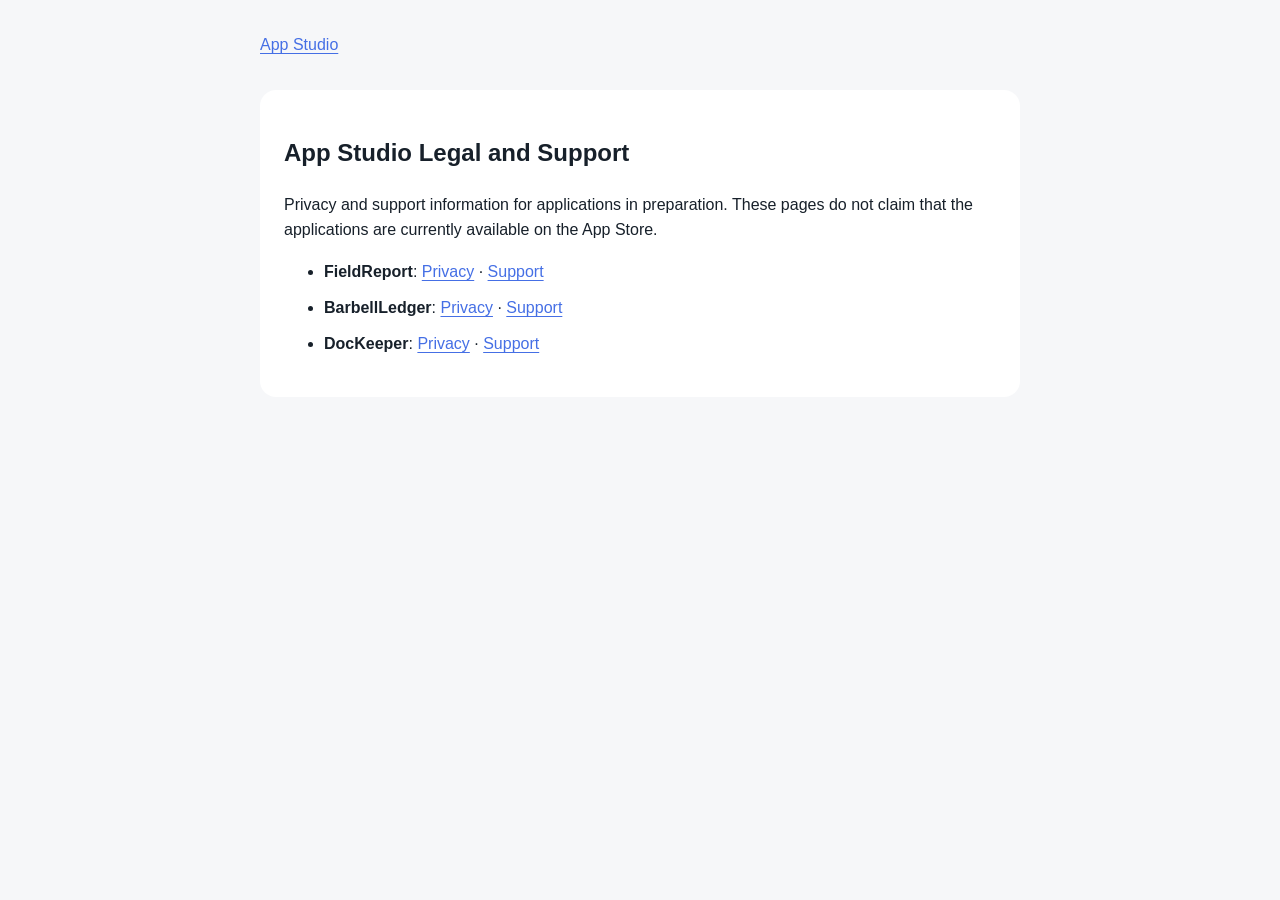
<file: docs/index.html>
<!doctype html>
<html lang="en">
<head>
<meta charset="utf-8">
<meta name="viewport" content="width=device-width, initial-scale=1">
<meta name="color-scheme" content="light dark">
<title>App Studio</title>
<link rel="stylesheet" href="styles.css">
</head>
<body><main><nav><a href="index.html">App Studio</a></nav><section><h1>App Studio Legal and Support</h1><p>Privacy and support information for applications in preparation. These pages do not claim that the applications are currently available on the App Store.</p><ul><li><strong>FieldReport</strong>: <a href='fieldreport/privacy.html'>Privacy</a> · <a href='fieldreport/support.html'>Support</a></li><li><strong>BarbellLedger</strong>: <a href='barbellledger/privacy.html'>Privacy</a> · <a href='barbellledger/support.html'>Support</a></li><li><strong>DocKeeper</strong>: <a href='dockeeper/privacy.html'>Privacy</a> · <a href='dockeeper/support.html'>Support</a></li></ul></section></main></body>
</html>
</file>
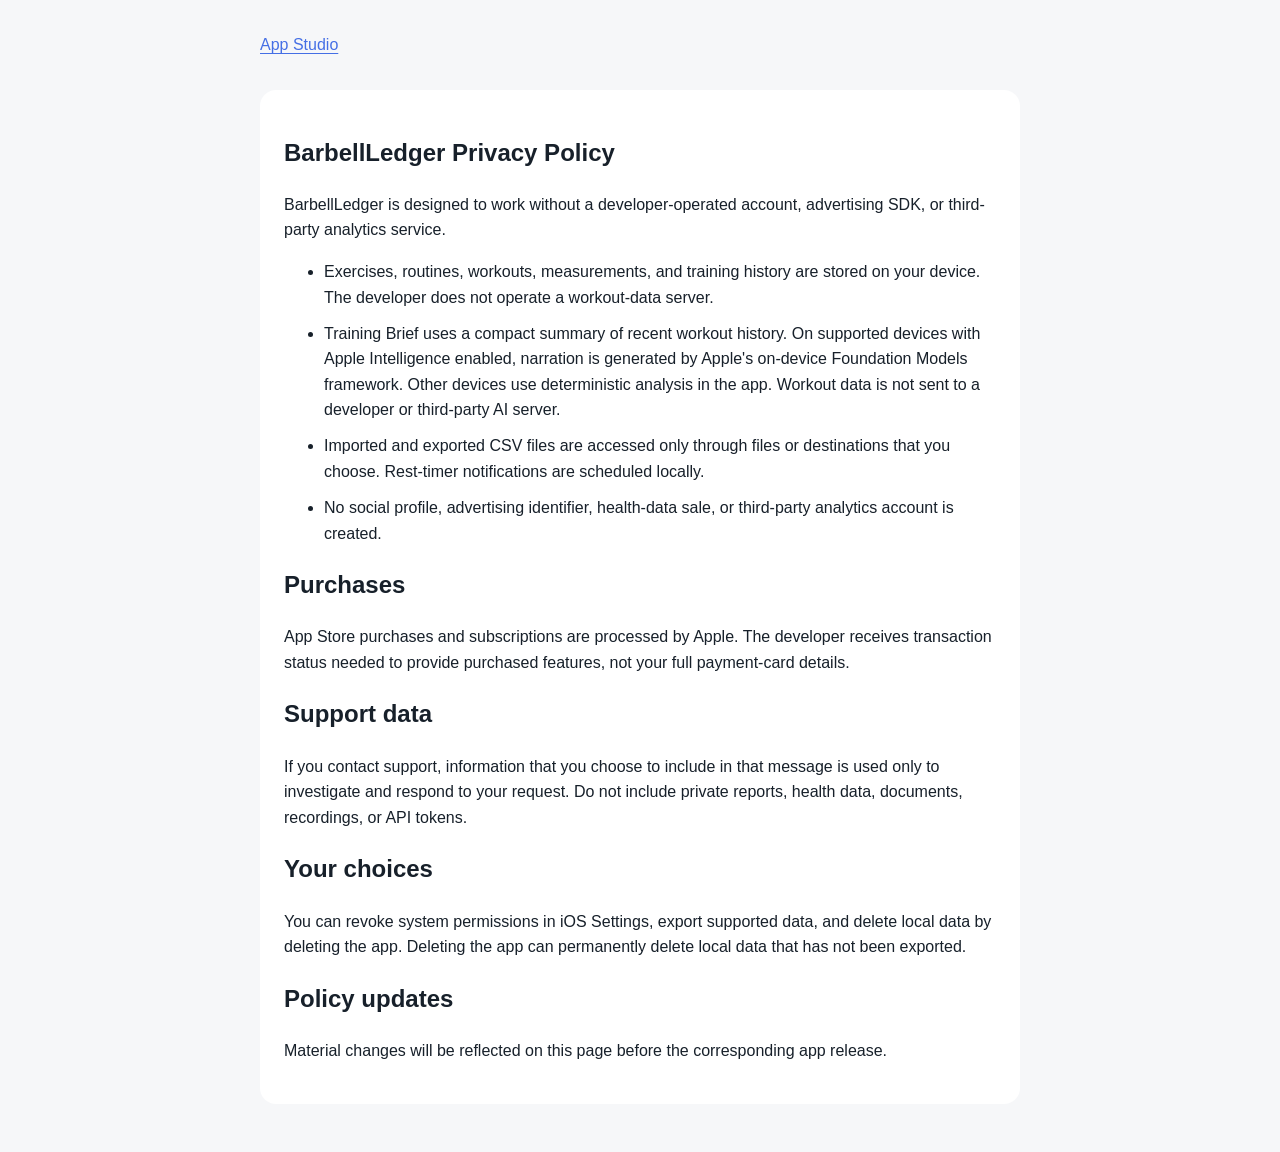
<file: docs/barbellledger/privacy.html>
<!doctype html>
<html lang="en">
<head>
<meta charset="utf-8">
<meta name="viewport" content="width=device-width, initial-scale=1">
<meta name="color-scheme" content="light dark">
<title>BarbellLedger Privacy</title>
<link rel="stylesheet" href="../styles.css">
</head>
<body><main><nav><a href="../index.html">App Studio</a></nav><section><h1>BarbellLedger Privacy Policy</h1>
<p>BarbellLedger is designed to work without a developer-operated account, advertising SDK, or third-party analytics service.</p>
<ul><li>Exercises, routines, workouts, measurements, and training history are stored on your device. The developer does not operate a workout-data server.</li><li>Training Brief uses a compact summary of recent workout history. On supported devices with Apple Intelligence enabled, narration is generated by Apple&#x27;s on-device Foundation Models framework. Other devices use deterministic analysis in the app. Workout data is not sent to a developer or third-party AI server.</li><li>Imported and exported CSV files are accessed only through files or destinations that you choose. Rest-timer notifications are scheduled locally.</li><li>No social profile, advertising identifier, health-data sale, or third-party analytics account is created.</li></ul>
<h2>Purchases</h2><p>App Store purchases and subscriptions are processed by Apple. The developer receives transaction status needed to provide purchased features, not your full payment-card details.</p>
<h2>Support data</h2><p>If you contact support, information that you choose to include in that message is used only to investigate and respond to your request. Do not include private reports, health data, documents, recordings, or API tokens.</p>
<h2>Your choices</h2><p>You can revoke system permissions in iOS Settings, export supported data, and delete local data by deleting the app. Deleting the app can permanently delete local data that has not been exported.</p>
<h2>Policy updates</h2><p>Material changes will be reflected on this page before the corresponding app release.</p></section></main></body>
</html>
</file>
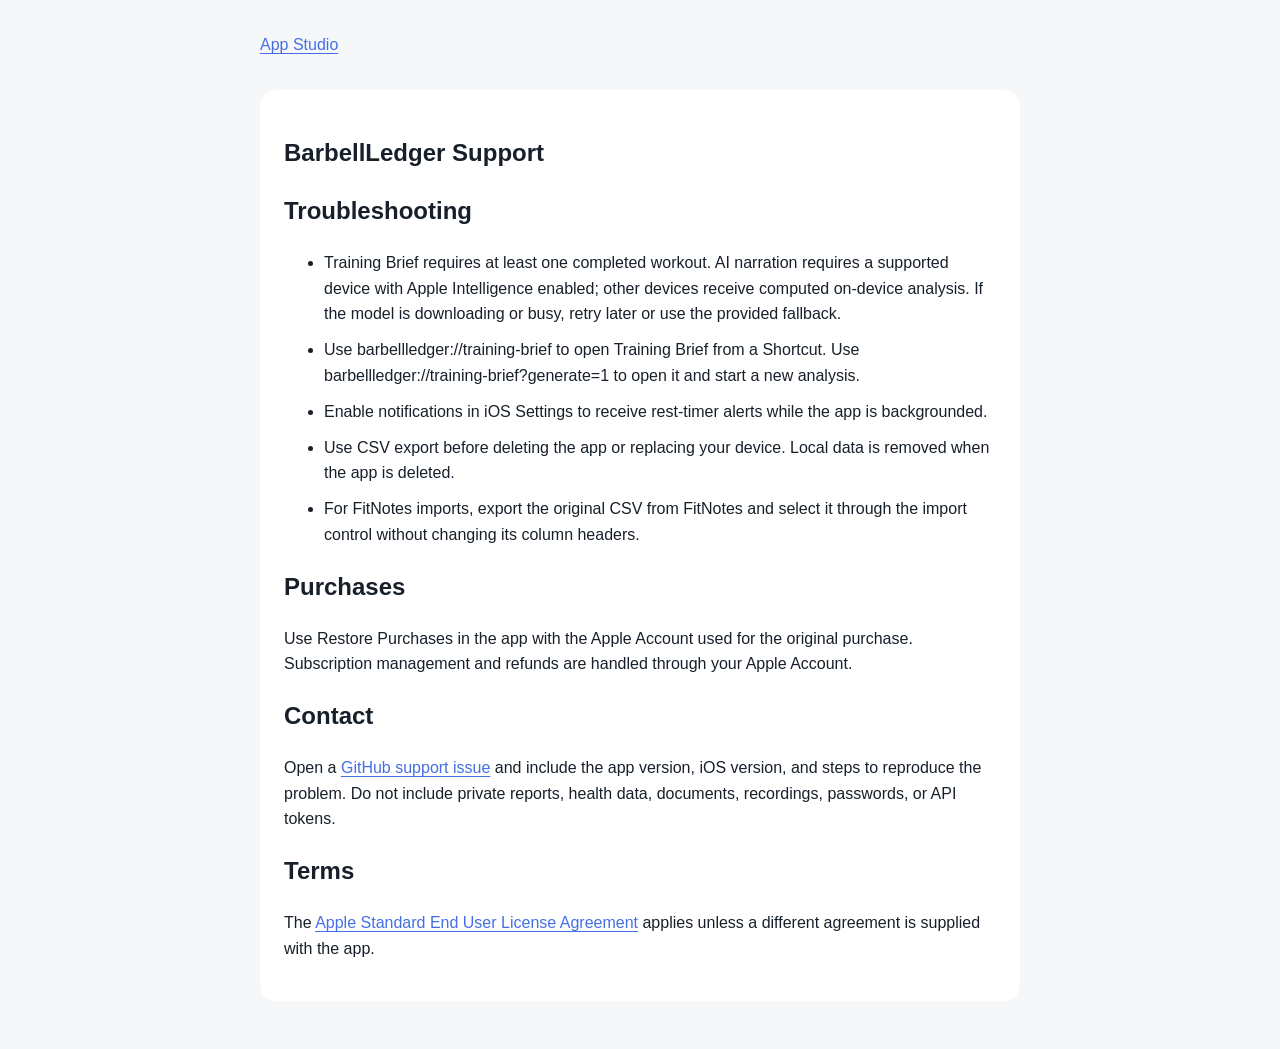
<file: docs/barbellledger/support.html>
<!doctype html>
<html lang="en">
<head>
<meta charset="utf-8">
<meta name="viewport" content="width=device-width, initial-scale=1">
<meta name="color-scheme" content="light dark">
<title>BarbellLedger Support</title>
<link rel="stylesheet" href="../styles.css">
</head>
<body><main><nav><a href="../index.html">App Studio</a></nav><section><h1>BarbellLedger Support</h1>
<h2>Troubleshooting</h2><ul><li>Training Brief requires at least one completed workout. AI narration requires a supported device with Apple Intelligence enabled; other devices receive computed on-device analysis. If the model is downloading or busy, retry later or use the provided fallback.</li><li>Use barbellledger://training-brief to open Training Brief from a Shortcut. Use barbellledger://training-brief?generate=1 to open it and start a new analysis.</li><li>Enable notifications in iOS Settings to receive rest-timer alerts while the app is backgrounded.</li><li>Use CSV export before deleting the app or replacing your device. Local data is removed when the app is deleted.</li><li>For FitNotes imports, export the original CSV from FitNotes and select it through the import control without changing its column headers.</li></ul>
<h2>Purchases</h2><p>Use Restore Purchases in the app with the Apple Account used for the original purchase. Subscription management and refunds are handled through your Apple Account.</p>
<h2>Contact</h2><p>Open a <a href="https://github.com/yanmingyu92/automation-studio-ios/issues/new">GitHub support issue</a> and include the app version, iOS version, and steps to reproduce the problem. Do not include private reports, health data, documents, recordings, passwords, or API tokens.</p>
<h2>Terms</h2><p>The <a href="https://www.apple.com/legal/internet-services/itunes/dev/stdeula/">Apple Standard End User License Agreement</a> applies unless a different agreement is supplied with the app.</p></section></main></body>
</html>
</file>
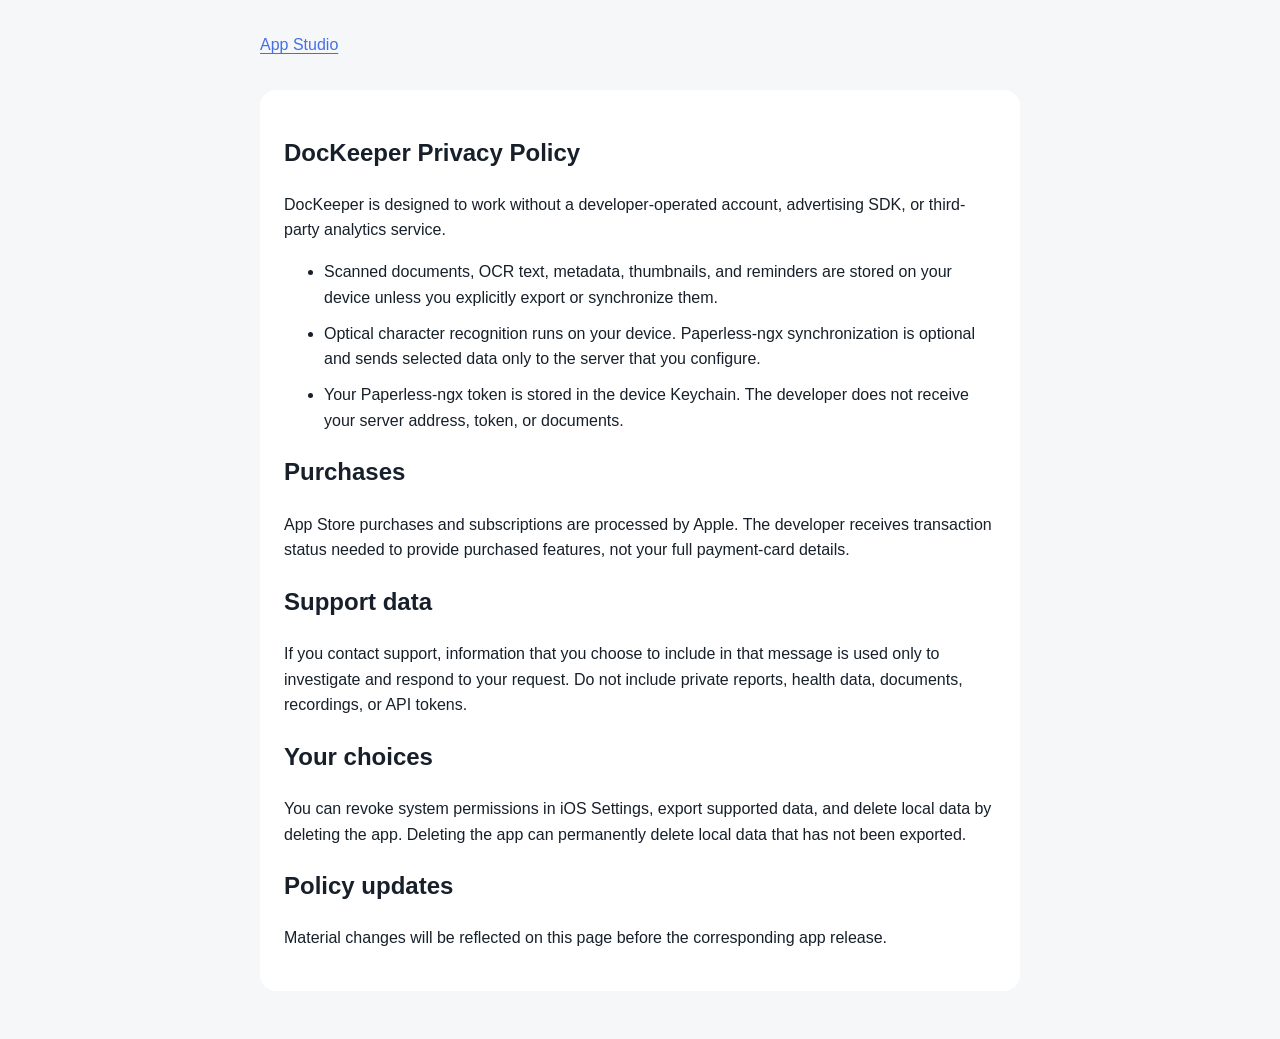
<file: docs/dockeeper/privacy.html>
<!doctype html>
<html lang="en">
<head>
<meta charset="utf-8">
<meta name="viewport" content="width=device-width, initial-scale=1">
<meta name="color-scheme" content="light dark">
<title>DocKeeper Privacy</title>
<link rel="stylesheet" href="../styles.css">
</head>
<body><main><nav><a href="../index.html">App Studio</a></nav><section><h1>DocKeeper Privacy Policy</h1>
<p>DocKeeper is designed to work without a developer-operated account, advertising SDK, or third-party analytics service.</p>
<ul><li>Scanned documents, OCR text, metadata, thumbnails, and reminders are stored on your device unless you explicitly export or synchronize them.</li><li>Optical character recognition runs on your device. Paperless-ngx synchronization is optional and sends selected data only to the server that you configure.</li><li>Your Paperless-ngx token is stored in the device Keychain. The developer does not receive your server address, token, or documents.</li></ul>
<h2>Purchases</h2><p>App Store purchases and subscriptions are processed by Apple. The developer receives transaction status needed to provide purchased features, not your full payment-card details.</p>
<h2>Support data</h2><p>If you contact support, information that you choose to include in that message is used only to investigate and respond to your request. Do not include private reports, health data, documents, recordings, or API tokens.</p>
<h2>Your choices</h2><p>You can revoke system permissions in iOS Settings, export supported data, and delete local data by deleting the app. Deleting the app can permanently delete local data that has not been exported.</p>
<h2>Policy updates</h2><p>Material changes will be reflected on this page before the corresponding app release.</p></section></main></body>
</html>
</file>
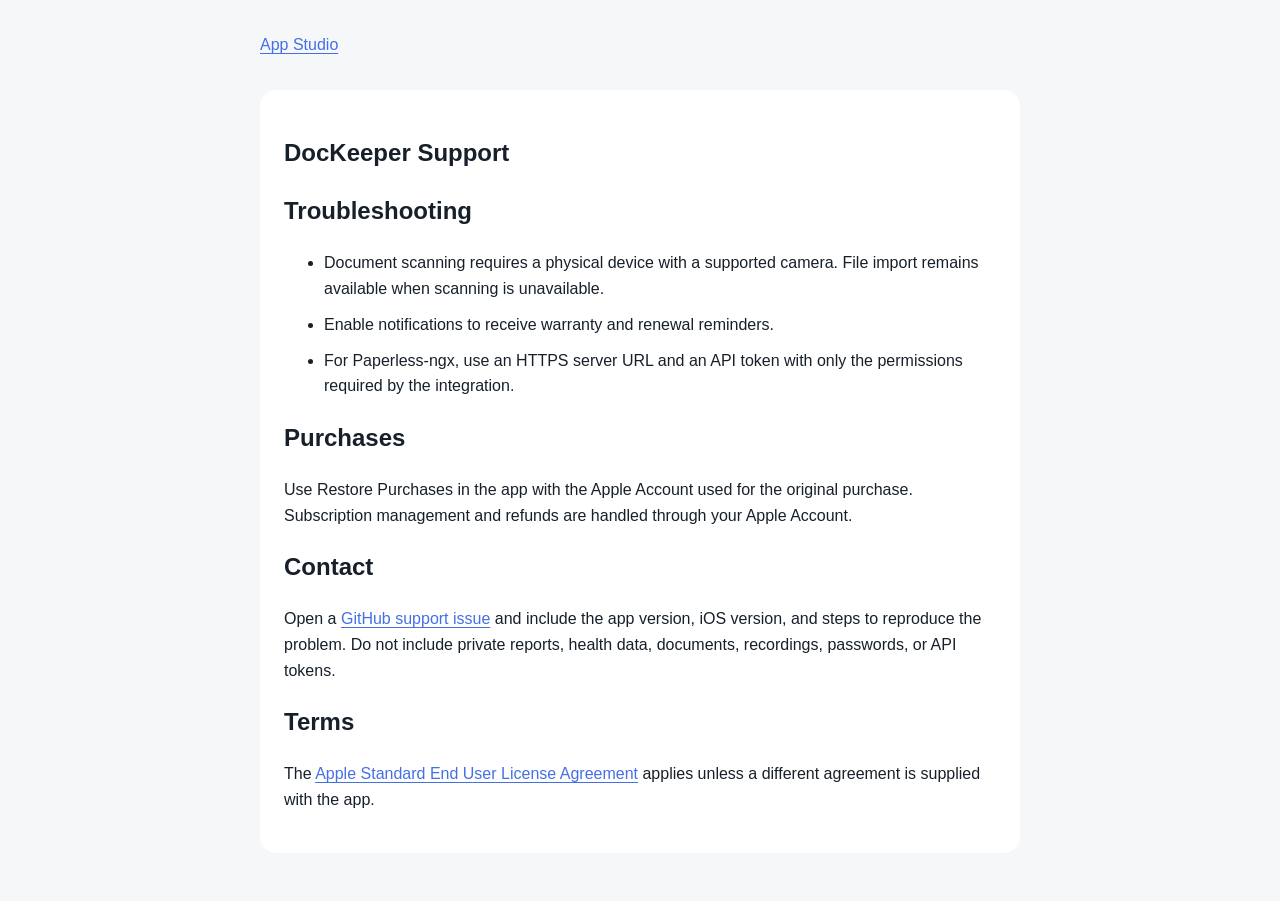
<file: docs/dockeeper/support.html>
<!doctype html>
<html lang="en">
<head>
<meta charset="utf-8">
<meta name="viewport" content="width=device-width, initial-scale=1">
<meta name="color-scheme" content="light dark">
<title>DocKeeper Support</title>
<link rel="stylesheet" href="../styles.css">
</head>
<body><main><nav><a href="../index.html">App Studio</a></nav><section><h1>DocKeeper Support</h1>
<h2>Troubleshooting</h2><ul><li>Document scanning requires a physical device with a supported camera. File import remains available when scanning is unavailable.</li><li>Enable notifications to receive warranty and renewal reminders.</li><li>For Paperless-ngx, use an HTTPS server URL and an API token with only the permissions required by the integration.</li></ul>
<h2>Purchases</h2><p>Use Restore Purchases in the app with the Apple Account used for the original purchase. Subscription management and refunds are handled through your Apple Account.</p>
<h2>Contact</h2><p>Open a <a href="https://github.com/yanmingyu92/automation-studio-ios/issues/new">GitHub support issue</a> and include the app version, iOS version, and steps to reproduce the problem. Do not include private reports, health data, documents, recordings, passwords, or API tokens.</p>
<h2>Terms</h2><p>The <a href="https://www.apple.com/legal/internet-services/itunes/dev/stdeula/">Apple Standard End User License Agreement</a> applies unless a different agreement is supplied with the app.</p></section></main></body>
</html>
</file>
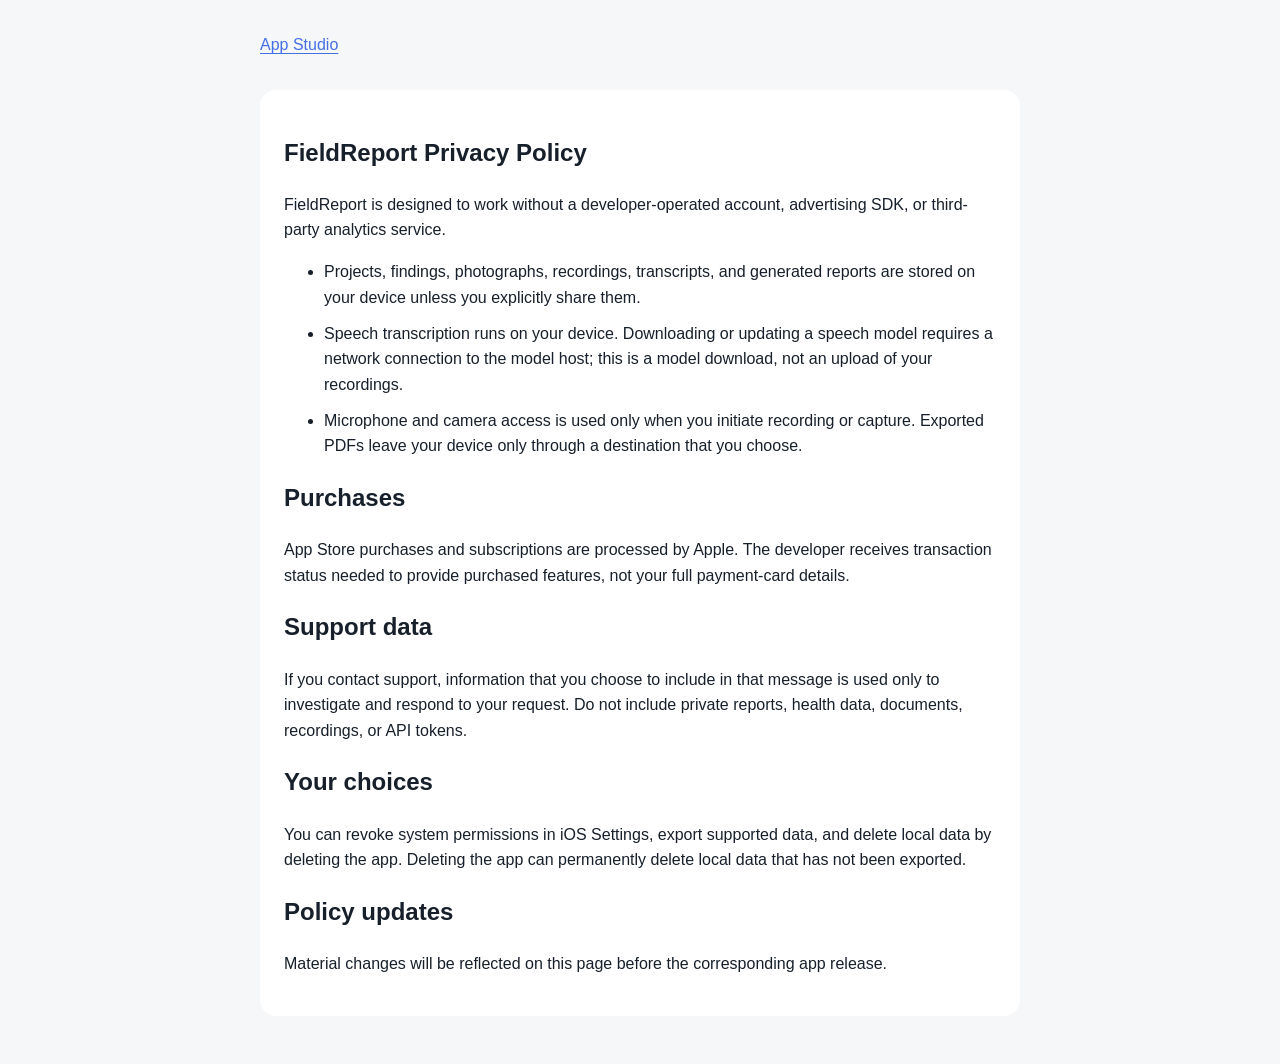
<file: docs/fieldreport/privacy.html>
<!doctype html>
<html lang="en">
<head>
<meta charset="utf-8">
<meta name="viewport" content="width=device-width, initial-scale=1">
<meta name="color-scheme" content="light dark">
<title>FieldReport Privacy</title>
<link rel="stylesheet" href="../styles.css">
</head>
<body><main><nav><a href="../index.html">App Studio</a></nav><section><h1>FieldReport Privacy Policy</h1>
<p>FieldReport is designed to work without a developer-operated account, advertising SDK, or third-party analytics service.</p>
<ul><li>Projects, findings, photographs, recordings, transcripts, and generated reports are stored on your device unless you explicitly share them.</li><li>Speech transcription runs on your device. Downloading or updating a speech model requires a network connection to the model host; this is a model download, not an upload of your recordings.</li><li>Microphone and camera access is used only when you initiate recording or capture. Exported PDFs leave your device only through a destination that you choose.</li></ul>
<h2>Purchases</h2><p>App Store purchases and subscriptions are processed by Apple. The developer receives transaction status needed to provide purchased features, not your full payment-card details.</p>
<h2>Support data</h2><p>If you contact support, information that you choose to include in that message is used only to investigate and respond to your request. Do not include private reports, health data, documents, recordings, or API tokens.</p>
<h2>Your choices</h2><p>You can revoke system permissions in iOS Settings, export supported data, and delete local data by deleting the app. Deleting the app can permanently delete local data that has not been exported.</p>
<h2>Policy updates</h2><p>Material changes will be reflected on this page before the corresponding app release.</p></section></main></body>
</html>
</file>
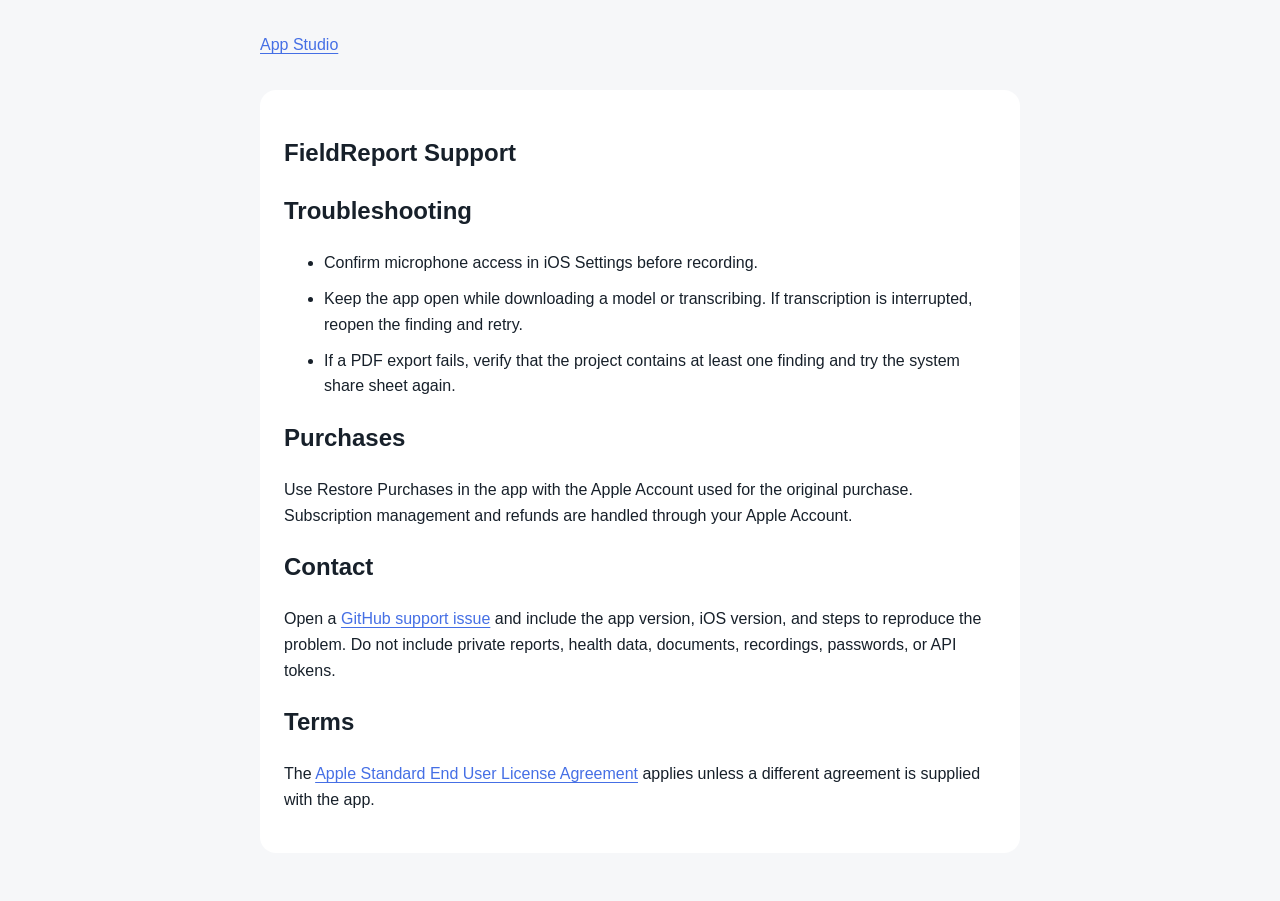
<file: docs/fieldreport/support.html>
<!doctype html>
<html lang="en">
<head>
<meta charset="utf-8">
<meta name="viewport" content="width=device-width, initial-scale=1">
<meta name="color-scheme" content="light dark">
<title>FieldReport Support</title>
<link rel="stylesheet" href="../styles.css">
</head>
<body><main><nav><a href="../index.html">App Studio</a></nav><section><h1>FieldReport Support</h1>
<h2>Troubleshooting</h2><ul><li>Confirm microphone access in iOS Settings before recording.</li><li>Keep the app open while downloading a model or transcribing. If transcription is interrupted, reopen the finding and retry.</li><li>If a PDF export fails, verify that the project contains at least one finding and try the system share sheet again.</li></ul>
<h2>Purchases</h2><p>Use Restore Purchases in the app with the Apple Account used for the original purchase. Subscription management and refunds are handled through your Apple Account.</p>
<h2>Contact</h2><p>Open a <a href="https://github.com/yanmingyu92/automation-studio-ios/issues/new">GitHub support issue</a> and include the app version, iOS version, and steps to reproduce the problem. Do not include private reports, health data, documents, recordings, passwords, or API tokens.</p>
<h2>Terms</h2><p>The <a href="https://www.apple.com/legal/internet-services/itunes/dev/stdeula/">Apple Standard End User License Agreement</a> applies unless a different agreement is supplied with the app.</p></section></main></body>
</html>
</file>
<file: docs/styles.css>
:root{font-family:-apple-system,BlinkMacSystemFont,'Segoe UI',sans-serif;line-height:1.6;color:#17202a;background:#f6f7f9}body{margin:0}main{max-width:760px;margin:auto;padding:2rem}nav{margin-bottom:2rem}a{color:#456fe5;text-underline-offset:.2em}section{background:white;border-radius:1rem;padding:1.5rem;margin:1rem 0}li{margin:.65rem 0}.notice{padding:1rem;border:1px solid #a6adb8;border-radius:.75rem}@media(prefers-color-scheme:dark){:root{color:#edf1f5;background:#111418}section{background:#1d2228}a{color:#9db7ff}}@media(max-width:600px){main{padding:1rem}}
</file>
